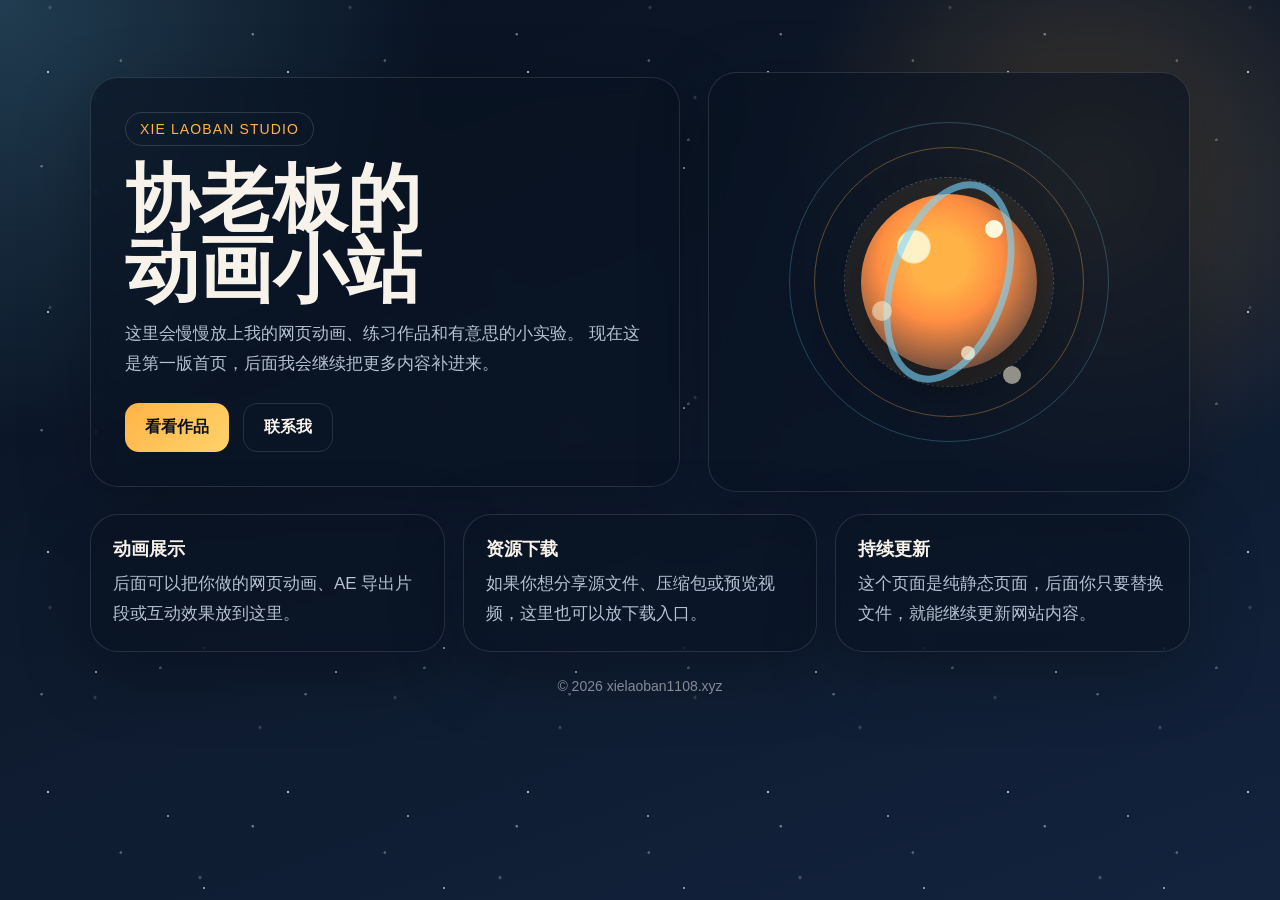
<file: index.html>
<!doctype html>
<html lang="zh-CN">
<head>
  <meta charset="utf-8">
  <meta name="viewport" content="width=device-width, initial-scale=1">
  <title>协老板的动画小站</title>
  <style>
    :root {
      --bg-1: #08111f;
      --bg-2: #13233d;
      --line: rgba(255, 255, 255, 0.12);
      --text: #f7f3ea;
      --muted: #b6c2d0;
      --accent: #ffb347;
      --accent-2: #79d7ff;
      --panel: rgba(9, 18, 33, 0.62);
    }

    * {
      box-sizing: border-box;
    }

    body {
      margin: 0;
      min-height: 100vh;
      font-family: "Segoe UI", "PingFang SC", "Microsoft YaHei", sans-serif;
      color: var(--text);
      background:
        radial-gradient(circle at top left, rgba(121, 215, 255, 0.22), transparent 28%),
        radial-gradient(circle at 85% 20%, rgba(255, 179, 71, 0.22), transparent 24%),
        linear-gradient(160deg, var(--bg-1), var(--bg-2));
      overflow-x: hidden;
    }

    .stars,
    .stars::before,
    .stars::after {
      position: fixed;
      inset: 0;
      content: "";
      background-image:
        radial-gradient(circle at 20% 30%, rgba(255, 255, 255, 0.7) 0 1px, transparent 1.5px),
        radial-gradient(circle at 70% 40%, rgba(255, 255, 255, 0.5) 0 1px, transparent 1.5px),
        radial-gradient(circle at 40% 80%, rgba(255, 255, 255, 0.55) 0 1px, transparent 1.5px),
        radial-gradient(circle at 85% 70%, rgba(255, 255, 255, 0.5) 0 1px, transparent 1.5px);
      background-size: 240px 240px;
      animation: drift 24s linear infinite;
      pointer-events: none;
    }

    .stars::before {
      opacity: 0.55;
      transform: scale(1.1);
      animation-duration: 34s;
    }

    .stars::after {
      opacity: 0.35;
      transform: scale(1.25);
      animation-duration: 46s;
    }

    main {
      position: relative;
      width: min(1100px, calc(100% - 32px));
      margin: 0 auto;
      padding: 72px 0 48px;
    }

    .hero {
      display: grid;
      gap: 28px;
      align-items: center;
      grid-template-columns: 1.1fr 0.9fr;
    }

    .panel {
      background: var(--panel);
      border: 1px solid var(--line);
      border-radius: 28px;
      box-shadow: 0 20px 70px rgba(0, 0, 0, 0.28);
      backdrop-filter: blur(10px);
    }

    .intro {
      padding: 34px;
    }

    .tag {
      display: inline-block;
      padding: 8px 14px;
      border-radius: 999px;
      border: 1px solid rgba(255, 255, 255, 0.14);
      color: var(--accent);
      font-size: 14px;
      letter-spacing: 0.08em;
    }

    h1 {
      margin: 18px 0 14px;
      font-size: clamp(38px, 7vw, 74px);
      line-height: 0.95;
    }

    p {
      margin: 0;
      color: var(--muted);
      font-size: 17px;
      line-height: 1.75;
    }

    .actions {
      display: flex;
      flex-wrap: wrap;
      gap: 14px;
      margin-top: 24px;
    }

    .btn {
      display: inline-flex;
      align-items: center;
      justify-content: center;
      padding: 13px 20px;
      border-radius: 14px;
      text-decoration: none;
      color: #09111f;
      background: linear-gradient(135deg, var(--accent), #ffd36a);
      font-weight: 700;
    }

    .btn.ghost {
      color: var(--text);
      background: transparent;
      border: 1px solid var(--line);
    }

    .stage {
      min-height: 420px;
      display: grid;
      place-items: center;
      position: relative;
      overflow: hidden;
    }

    .orbital {
      position: relative;
      width: 320px;
      aspect-ratio: 1;
      animation: float 6s ease-in-out infinite;
    }

    .ring,
    .ring::before,
    .ring::after {
      position: absolute;
      inset: 0;
      border-radius: 50%;
      border: 1px solid rgba(121, 215, 255, 0.25);
      content: "";
    }

    .ring {
      animation: spin 16s linear infinite;
    }

    .ring::before {
      inset: 24px;
      border-color: rgba(255, 179, 71, 0.35);
      animation: spin-reverse 10s linear infinite;
    }

    .ring::after {
      inset: 54px;
      border-style: dashed;
      border-color: rgba(255, 255, 255, 0.24);
      animation: spin 12s linear infinite;
    }

    .planet {
      position: absolute;
      inset: 72px;
      border-radius: 50%;
      background:
        radial-gradient(circle at 30% 30%, #fff1c6 0 9%, transparent 10%),
        radial-gradient(circle at 45% 38%, #ffb347 0 19%, #ff8e42 42%, #12233f 100%);
      box-shadow:
        0 0 0 16px rgba(255, 179, 71, 0.08),
        0 18px 50px rgba(0, 0, 0, 0.4);
    }

    .planet::before,
    .planet::after {
      position: absolute;
      content: "";
      border-radius: 50%;
    }

    .planet::before {
      inset: -16px 28px;
      border: 7px solid rgba(121, 215, 255, 0.6);
      transform: rotate(18deg);
    }

    .planet::after {
      width: 18px;
      height: 18px;
      top: 26px;
      right: 34px;
      background: #fff8dc;
      box-shadow:
        -26px 124px 0 -2px rgba(255, 248, 220, 0.7),
        -112px 82px 0 1px rgba(255, 248, 220, 0.5),
        18px 146px 0 0 rgba(255, 248, 220, 0.55);
      animation: twinkle 3s ease-in-out infinite;
    }

    .grid {
      display: grid;
      gap: 18px;
      margin-top: 22px;
      grid-template-columns: repeat(3, minmax(0, 1fr));
    }

    .card {
      padding: 22px;
    }

    .card strong {
      display: block;
      margin-bottom: 8px;
      font-size: 18px;
    }

    footer {
      margin-top: 26px;
      text-align: center;
      color: rgba(255, 255, 255, 0.55);
      font-size: 14px;
    }

    @keyframes spin {
      to { transform: rotate(360deg); }
    }

    @keyframes spin-reverse {
      to { transform: rotate(-360deg); }
    }

    @keyframes float {
      50% { transform: translateY(-10px); }
    }

    @keyframes twinkle {
      50% { opacity: 0.55; transform: scale(0.9); }
    }

    @keyframes drift {
      from { transform: translateY(0); }
      to { transform: translateY(-240px); }
    }

    @media (max-width: 860px) {
      main {
        padding-top: 32px;
      }

      .hero {
        grid-template-columns: 1fr;
      }

      .stage {
        min-height: 320px;
      }

      .orbital {
        width: min(280px, 82vw);
      }

      .grid {
        grid-template-columns: 1fr;
      }
    }
  </style>
</head>
<body>
  <div class="stars"></div>
  <main>
    <section class="hero">
      <div class="panel intro">
        <span class="tag">XIE LAOBAN STUDIO</span>
        <h1>协老板的<br>动画小站</h1>
        <p>
          这里会慢慢放上我的网页动画、练习作品和有意思的小实验。
          现在这是第一版首页，后面我会继续把更多内容补进来。
        </p>
        <div class="actions">
          <a class="btn" href="#works">看看作品</a>
          <a class="btn ghost" href="mailto:hello@example.com">联系我</a>
        </div>
      </div>
      <div class="panel stage">
        <div class="orbital">
          <div class="ring"></div>
          <div class="planet"></div>
        </div>
      </div>
    </section>

    <section id="works" class="grid">
      <article class="panel card">
        <strong>动画展示</strong>
        <p>后面可以把你做的网页动画、AE 导出片段或互动效果放到这里。</p>
      </article>
      <article class="panel card">
        <strong>资源下载</strong>
        <p>如果你想分享源文件、压缩包或预览视频，这里也可以放下载入口。</p>
      </article>
      <article class="panel card">
        <strong>持续更新</strong>
        <p>这个页面是纯静态页面，后面你只要替换文件，就能继续更新网站内容。</p>
      </article>
    </section>

    <footer>© 2026 xielaoban1108.xyz</footer>
  </main>
</body>
</html>
</file>
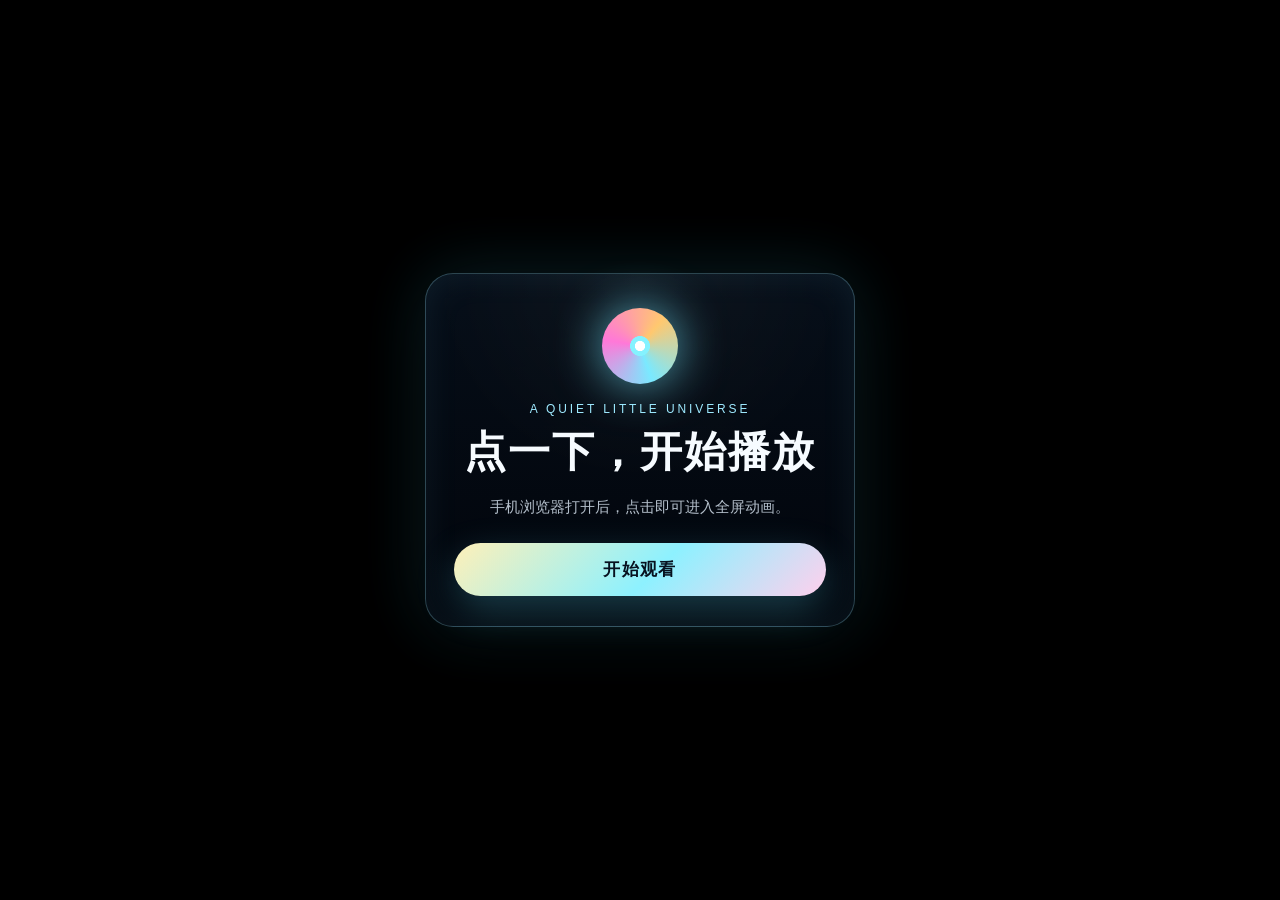
<file: love/index.html>
<!doctype html>
<html lang="zh-CN">
  <head>
    <meta charset="utf-8" />
    <meta name="viewport" content="width=device-width, initial-scale=1, viewport-fit=cover" />
    <meta name="theme-color" content="#030712" />
    <title>For You</title>
    <link rel="stylesheet" href="css/site.css" />
  </head>
  <body>
    <main class="stage">
      <video
        id="confessionVideo"
        class="film"
        src="video/confession_loop.mp4"
        playsinline
        webkit-playsinline
        muted
        loop
        preload="auto"
      ></video>

      <section class="start-card" id="startCard">
        <div class="halo"></div>
        <p class="eyebrow">A quiet little universe</p>
        <h1>点一下，开始播放</h1>
        <p class="sub">手机浏览器打开后，点击即可进入全屏动画。</p>
        <button id="startButton" type="button">开始观看</button>
      </section>

    </main>

    <script>
      const video = document.getElementById("confessionVideo");
      const startCard = document.getElementById("startCard");
      const startButton = document.getElementById("startButton");

      async function startExperience() {
        startButton.disabled = true;
        startButton.textContent = "正在进入...";
        try {
          video.muted = true;
          await video.play();
          startCard.classList.add("hidden");
        } catch (error) {
          startButton.disabled = false;
          startButton.textContent = "再次点击播放";
          console.warn("Playback needs another tap:", error);
        }
      }

      document.addEventListener("visibilitychange", () => {
        if (document.hidden) {
          video.pause();
        } else if (startCard.classList.contains("hidden")) {
          video.play().catch(() => {});
        }
      });

      startButton.addEventListener("click", startExperience);
    </script>
  </body>
</html>
</file>
<file: love/css/site.css>
* {
  box-sizing: border-box;
}

html,
body {
  width: 100%;
  height: 100%;
  margin: 0;
  overflow: hidden;
  background:
    radial-gradient(circle at 50% 18%, rgba(80, 210, 255, 0.18), transparent 28%),
    radial-gradient(circle at 72% 70%, rgba(255, 180, 120, 0.11), transparent 25%),
    linear-gradient(145deg, #020612, #040816 48%, #000208);
  color: #f6fbff;
  font-family: "Microsoft YaHei", "PingFang SC", "Noto Sans SC", sans-serif;
}

.stage {
  position: fixed;
  inset: 0;
  display: grid;
  place-items: center;
  isolation: isolate;
}

.stage::before {
  content: "";
  position: absolute;
  inset: -20%;
  z-index: -2;
  background:
    radial-gradient(circle, rgba(165, 238, 255, 0.18) 0 1px, transparent 1.6px) 0 0 / 54px 54px,
    radial-gradient(circle, rgba(255, 218, 156, 0.14) 0 1px, transparent 1.8px) 18px 26px / 86px 86px;
  animation: star-drift 18s linear infinite;
}

.stage::after {
  content: "";
  position: absolute;
  inset: 0;
  z-index: 1;
  pointer-events: none;
  background:
    linear-gradient(90deg, rgba(0, 0, 0, 0.42), transparent 18%, transparent 82%, rgba(0, 0, 0, 0.42)),
    linear-gradient(0deg, rgba(0, 0, 0, 0.46), transparent 25%, transparent 78%, rgba(0, 0, 0, 0.28));
}

.film {
  width: 100vw;
  height: 100vh;
  object-fit: cover;
  background: #000;
}

.start-card {
  position: absolute;
  z-index: 3;
  width: min(88vw, 430px);
  padding: 34px 28px 30px;
  border: 1px solid rgba(155, 233, 255, 0.28);
  border-radius: 28px;
  background:
    linear-gradient(180deg, rgba(7, 18, 32, 0.76), rgba(3, 8, 18, 0.62)),
    radial-gradient(circle at 50% 0%, rgba(255, 220, 160, 0.15), transparent 50%);
  box-shadow:
    0 30px 100px rgba(0, 0, 0, 0.5),
    0 0 70px rgba(70, 220, 255, 0.16),
    inset 0 0 36px rgba(142, 229, 255, 0.08);
  text-align: center;
  backdrop-filter: blur(18px);
  transform: translateY(0);
  transition: opacity 0.9s ease, transform 0.9s ease, visibility 0.9s;
}

.start-card.hidden {
  opacity: 0;
  visibility: hidden;
  transform: translateY(24px) scale(0.96);
}

.halo {
  width: 76px;
  height: 76px;
  margin: 0 auto 18px;
  border-radius: 999px;
  background:
    radial-gradient(circle, #ffffff 0 9%, #84f2ff 10% 18%, transparent 19%),
    conic-gradient(from 40deg, #ffc86f, #7ae9ff, #ff78d8, #ffc86f);
  filter: drop-shadow(0 0 24px rgba(116, 232, 255, 0.7));
  animation: pulse 2.8s ease-in-out infinite;
}

.eyebrow {
  margin: 0 0 8px;
  color: #9feaff;
  font-size: 12px;
  letter-spacing: 0.24em;
  text-transform: uppercase;
}

h1 {
  margin: 0;
  font-size: clamp(28px, 7vw, 42px);
  font-weight: 700;
  letter-spacing: 0.05em;
}

.sub {
  margin: 14px 0 24px;
  color: rgba(229, 242, 255, 0.78);
  font-size: 15px;
  line-height: 1.7;
}

button {
  appearance: none;
  border: 0;
  color: #07111f;
  background: linear-gradient(135deg, #fff0b8, #8df1ff 54%, #ffd0ed);
  box-shadow: 0 14px 38px rgba(98, 226, 255, 0.25);
  cursor: pointer;
}

#startButton {
  width: 100%;
  padding: 15px 22px;
  border-radius: 999px;
  font-size: 17px;
  font-weight: 700;
  letter-spacing: 0.08em;
}

#startButton:disabled {
  opacity: 0.8;
}

.sound-toggle {
  position: fixed;
  right: max(18px, env(safe-area-inset-right));
  bottom: max(18px, env(safe-area-inset-bottom));
  z-index: 4;
  display: none;
  padding: 11px 15px;
  border-radius: 999px;
  font-size: 13px;
  font-weight: 700;
  opacity: 0.88;
}

.sound-toggle.visible {
  display: inline-flex;
}

@keyframes pulse {
  0%,
  100% {
    transform: scale(0.94) rotate(0deg);
    opacity: 0.82;
  }

  50% {
    transform: scale(1.06) rotate(8deg);
    opacity: 1;
  }
}

@keyframes star-drift {
  from {
    transform: translate3d(0, 0, 0);
  }

  to {
    transform: translate3d(-54px, 86px, 0);
  }
}

@media (max-aspect-ratio: 9 / 16) {
  .film {
    object-fit: cover;
  }
}
</file>
